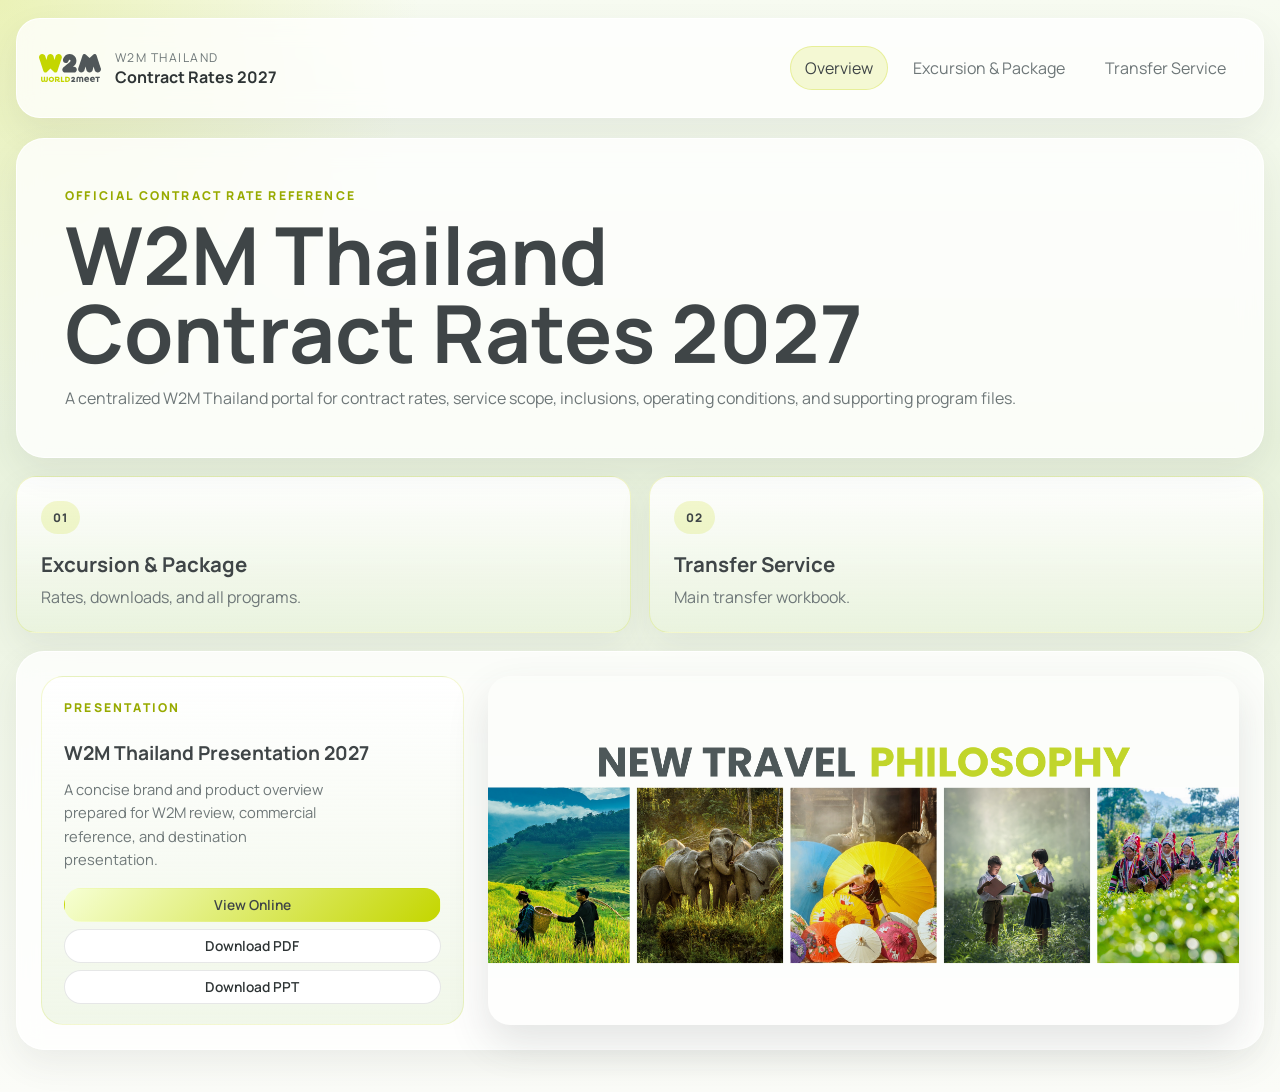
<file: index.html>
<!DOCTYPE html>
<html lang="en">
<head>
  <meta charset="UTF-8">
  <meta name="viewport" content="width=device-width, initial-scale=1.0">
  <title>W2M Thailand Contract Rates 2027</title>
  <meta name="description" content="W2M Thailand Contract Rates 2027.">
  <meta property="og:type" content="website">
  <meta property="og:title" content="W2M Thailand Contract Rates 2027">
  <meta property="og:description" content="W2M Thailand Contract Rates 2027.">
  <meta name="twitter:card" content="summary">
  <meta name="twitter:title" content="W2M Thailand Contract Rates 2027">
  <meta name="twitter:description" content="W2M Thailand Contract Rates 2027.">
  <link rel="preconnect" href="https://fonts.googleapis.com">
  <link rel="preconnect" href="https://fonts.gstatic.com" crossorigin>
  <link href="https://fonts.googleapis.com/css2?family=Manrope:wght@400;500;600;700;800&display=swap" rel="stylesheet">
  <link rel="stylesheet" href="./styles.css">
</head>
<body data-page="overview">
  <div class="page-shell">
    <header class="topbar">
      <a class="brand" href="./index.html" aria-label="W2M Thailand portal home">
        <img class="brand-logo" src="./logo.svg" alt="W2M logo">
        <div>
          <span>W2M Thailand</span>
          <strong>Contract Rates 2027</strong>
        </div>
      </a>
      <nav class="site-nav" aria-label="Primary">
        <a class="is-active" href="./index.html">Overview</a>
        <a href="./excursion-package.html">Excursion &amp; Package</a>
        <a href="./transfer-service.html">Transfer Service</a>
      </nav>
    </header>

    <main>
      <section class="hero hero-compact">
        <p class="eyebrow">Official Contract Rate Reference</p>
        <h1>W2M Thailand Contract&nbsp;Rates&nbsp;2027</h1>
        <p class="hero-text hero-text-short">A centralized W2M Thailand portal for contract rates, service scope, inclusions, operating conditions, and supporting program files.</p>
      </section>

      <section class="overview-grid">
        <a class="overview-card" href="./excursion-package.html">
          <span class="pill">01</span>
          <h2>Excursion &amp; Package</h2>
          <p>Rates, downloads, and all programs.</p>
        </a>
        <a class="overview-card" href="./transfer-service.html">
          <span class="pill">02</span>
          <h2>Transfer Service</h2>
          <p>Main transfer workbook.</p>
        </a>
      </section>

      <footer class="overview-footer">
        <section class="overview-footer-presentation">
          <p class="eyebrow">Presentation</p>
          <h3>W2M Thailand Presentation 2027</h3>
          <p class="overview-footer-summary">A concise brand and product overview prepared for W2M review, commercial reference, and destination presentation.</p>
          <div class="overview-footer-actions">
            <a class="action-link primary" href="./W2M Thailand PRESENTATION 2027 Updated.pdf" target="_blank" rel="noreferrer">View Online</a>
            <a class="action-link" href="./W2M Thailand PRESENTATION 2027 Updated.pdf" download>Download PDF</a>
            <a class="action-link" href="./W2M Thailand PRESENTATION 2027 Updated.pptx" download>Download PPT</a>
          </div>
        </section>
        <img class="overview-footer-image" src="./W2M Cover.png" alt="W2M Thailand cover">
      </footer>
    </main>
  </div>
</body>
</html>
</file>
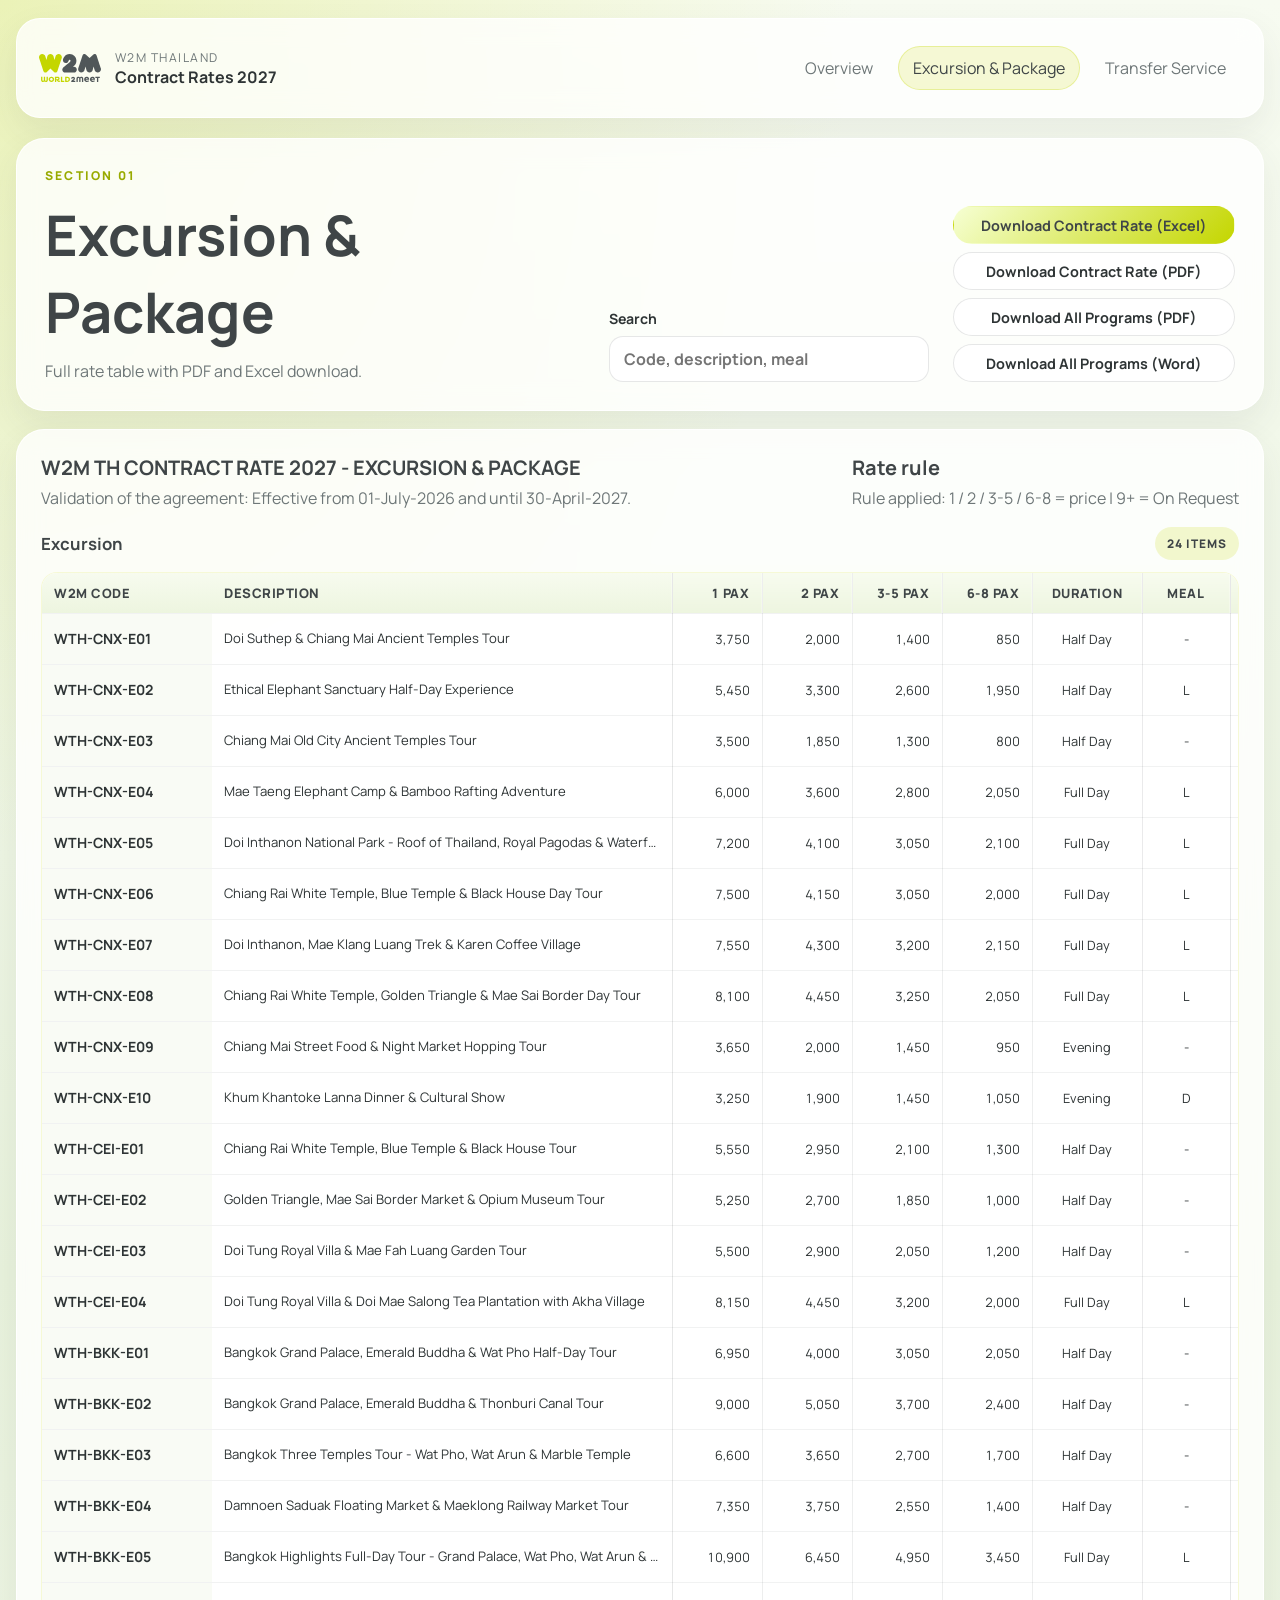
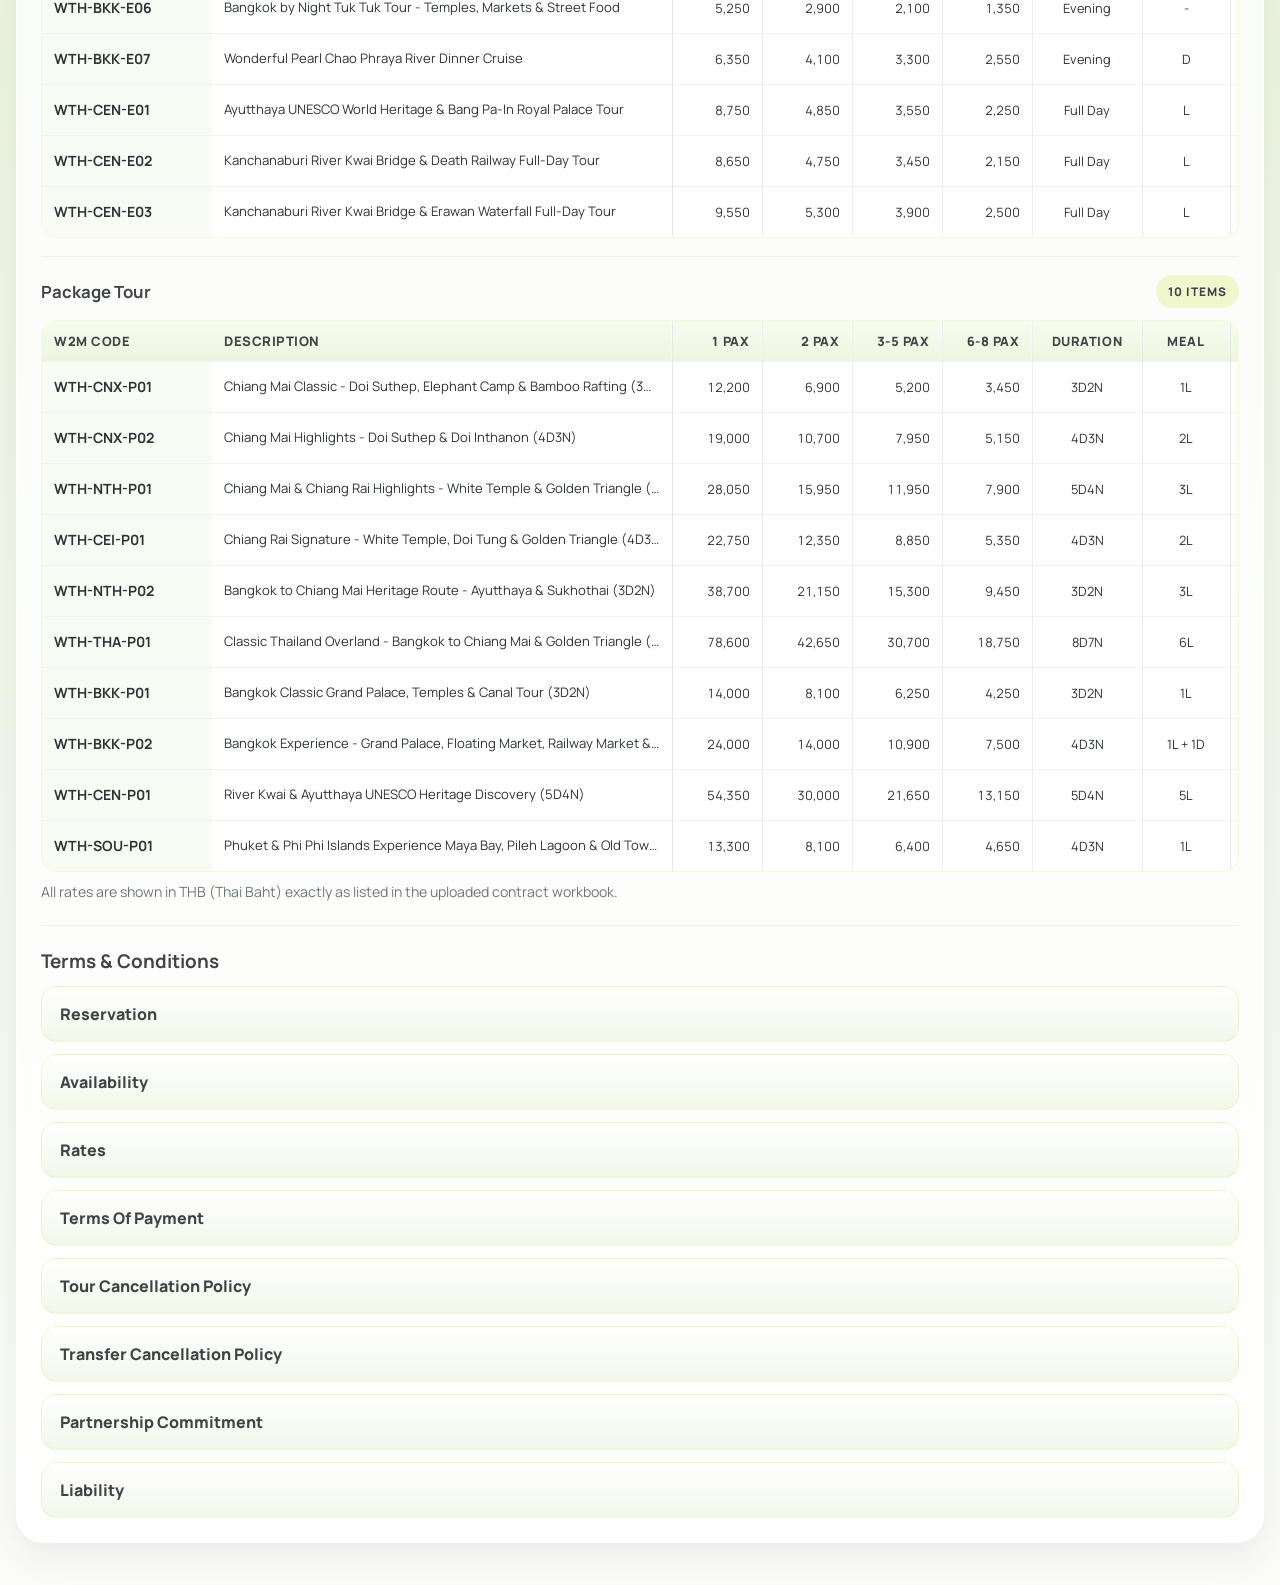
<file: excursion-package.html>
<!DOCTYPE html>
<html lang="en">
<head>
  <meta charset="UTF-8">
  <meta name="viewport" content="width=device-width, initial-scale=1.0">
  <title>Excursion & Package | W2M Thailand Contract Rates 2027</title>
  <meta name="description" content="Excursion and package contract rates by W2M Thailand for 2027.">
  <meta property="og:type" content="website">
  <meta property="og:title" content="Excursion & Package | W2M Thailand Contract Rates 2027">
  <meta property="og:description" content="Excursion and package contract rates by W2M Thailand for 2027.">
  <meta name="twitter:card" content="summary">
  <meta name="twitter:title" content="Excursion & Package | W2M Thailand Contract Rates 2027">
  <meta name="twitter:description" content="Excursion and package contract rates by W2M Thailand for 2027.">
  <link rel="preconnect" href="https://fonts.googleapis.com">
  <link rel="preconnect" href="https://fonts.gstatic.com" crossorigin>
  <link href="https://fonts.googleapis.com/css2?family=Manrope:wght@400;500;600;700;800&display=swap" rel="stylesheet">
  <link rel="stylesheet" href="./styles.css">
</head>
<body data-page="excursion">
  <div class="page-shell">
    <header class="topbar">
      <a class="brand" href="./index.html" aria-label="W2M Thailand portal home">
        <img class="brand-logo" src="./logo.svg" alt="W2M logo">
        <div>
          <span>W2M Thailand</span>
          <strong>Contract Rates 2027</strong>
        </div>
      </a>
      <nav class="site-nav" aria-label="Primary">
        <a href="./index.html">Overview</a>
        <a class="is-active" href="./excursion-package.html">Excursion &amp; Package</a>
        <a href="./transfer-service.html">Transfer Service</a>
      </nav>
    </header>

    <main>
      <section class="page-hero">
        <div>
          <p class="eyebrow">Section 01</p>
          <h1>Excursion &amp; Package</h1>
          <p class="page-summary">Full rate table with PDF and Excel download.</p>
        </div>
        <label class="search-field" for="excursion-search">
          <span>Search</span>
          <input id="excursion-search" type="search" placeholder="Code, description, meal">
        </label>
        <div class="page-actions">
          <a class="action-link primary" href="./W2M TH Contract Rate 2027 - Excursion & Package.xlsx" download>Download Contract Rate (Excel)</a>
          <a class="action-link" href="./W2M TH Contract Rate 2027 - Excursion & Package.pdf" download>Download Contract Rate (PDF)</a>
          <a class="action-link" href="./W2M TH Tour Programs 2027 - PDF.zip" download>Download All Programs (PDF)</a>
          <a class="action-link" href="./W2M TH Tour Programs 2027 - Word.zip" download>Download All Programs (Word)</a>
        </div>
      </section>
      <section class="content-panel">
        <div id="excursion-rate-view"></div>
      </section>
    </main>
  </div>
  <script src="./rate-data.js"></script>
  <script src="./app.js"></script>
</body>
</html>
</file>
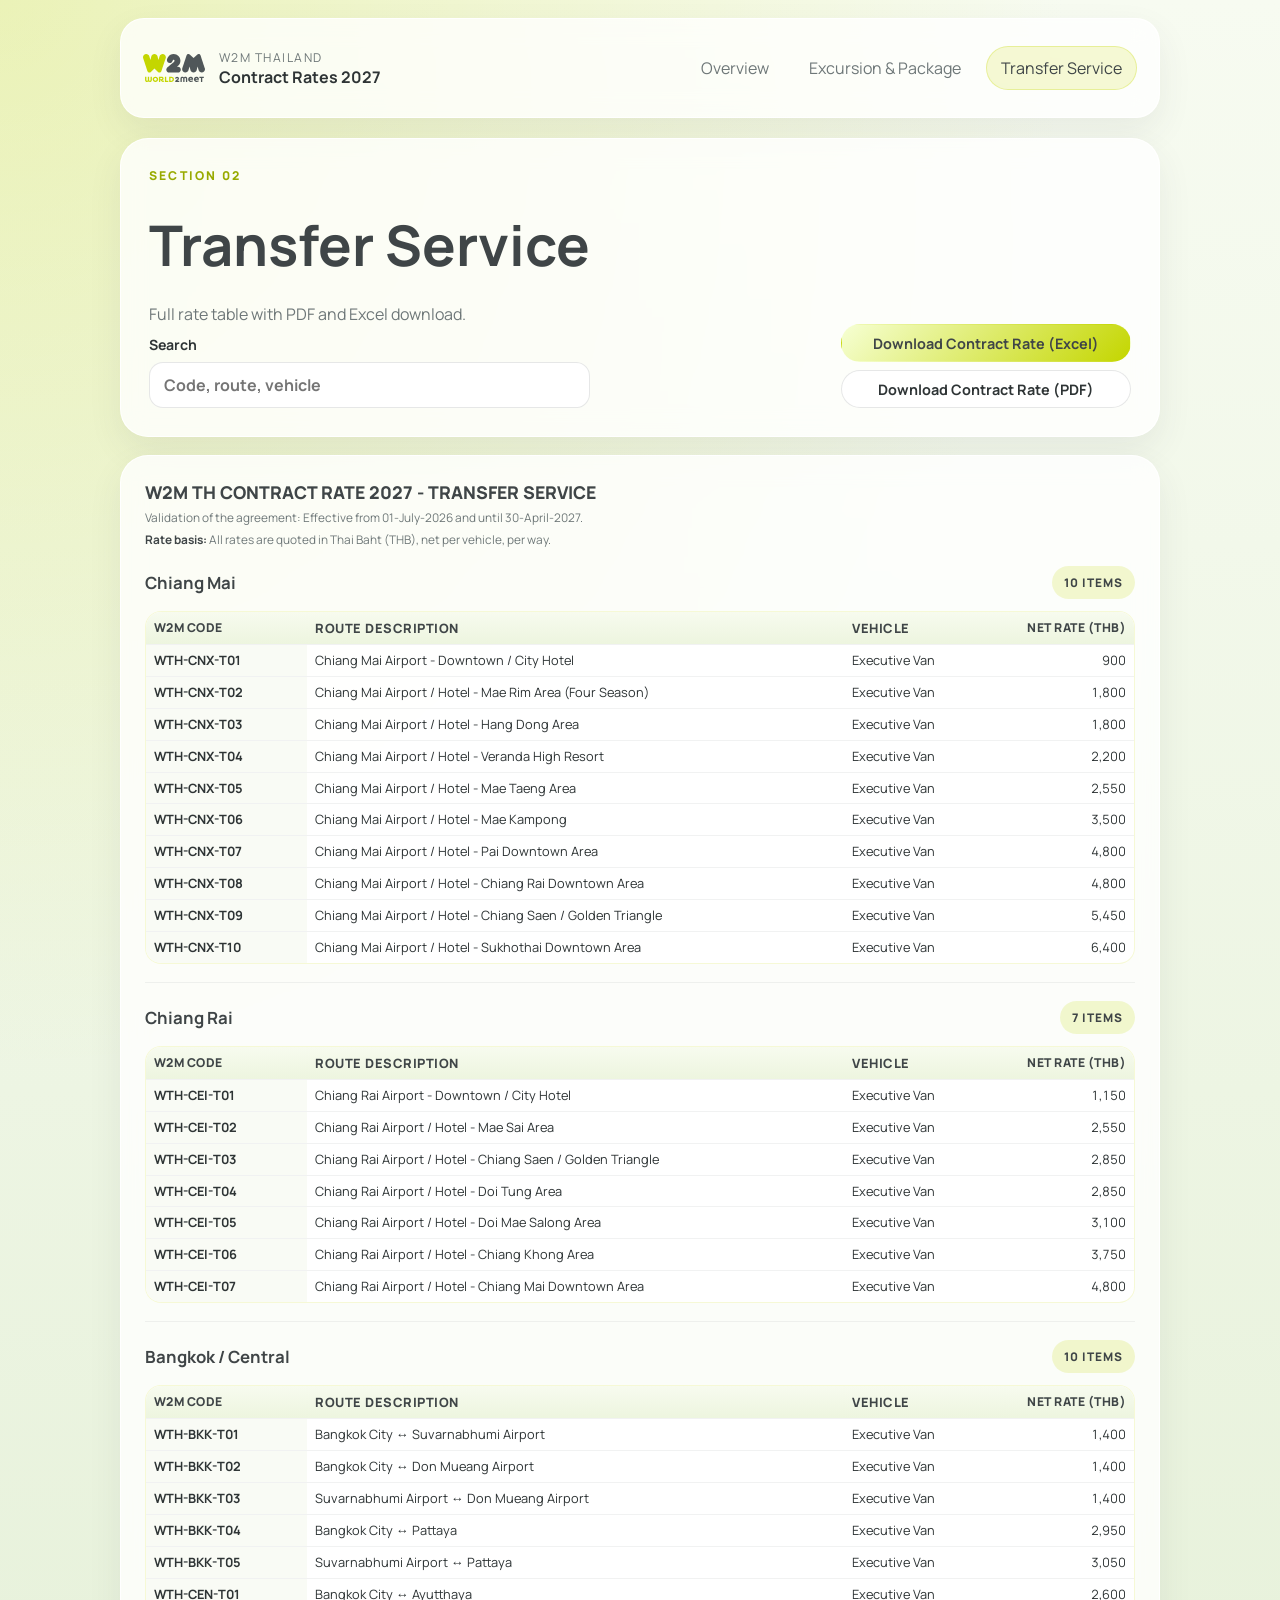
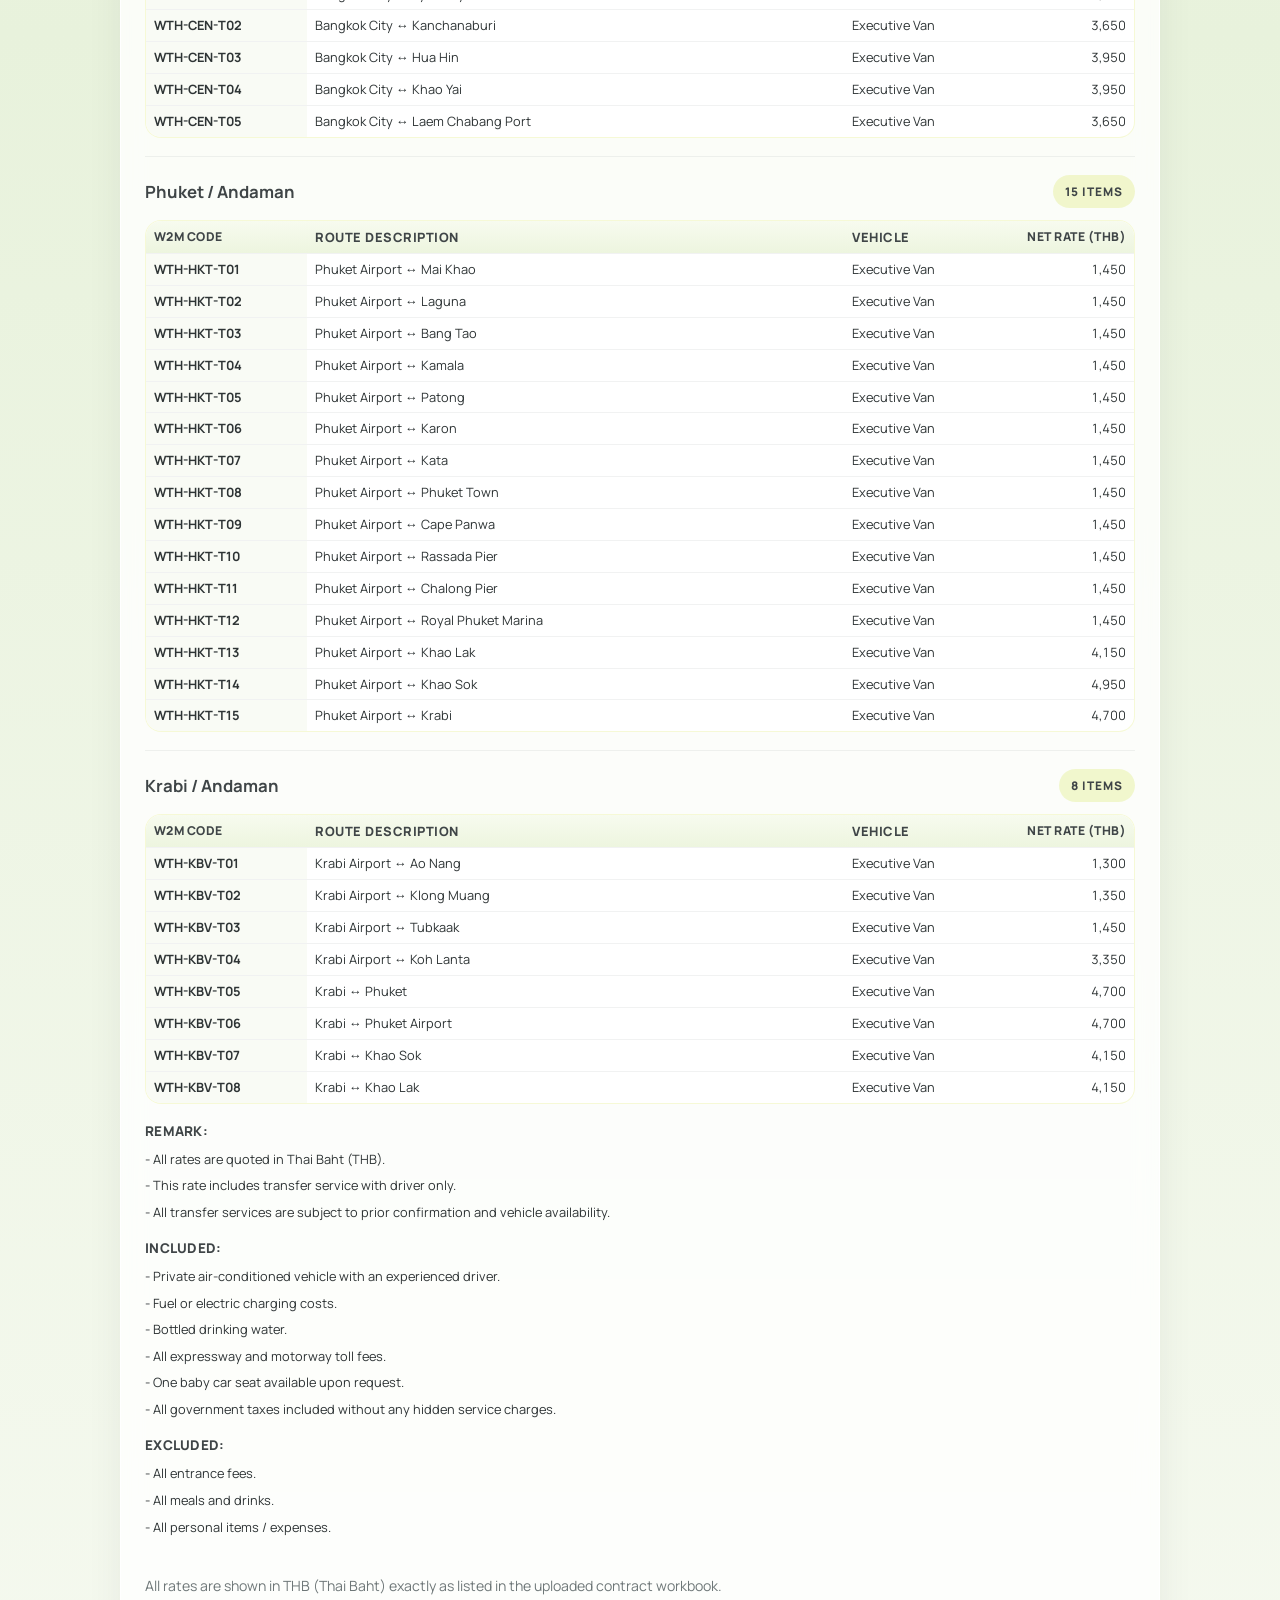
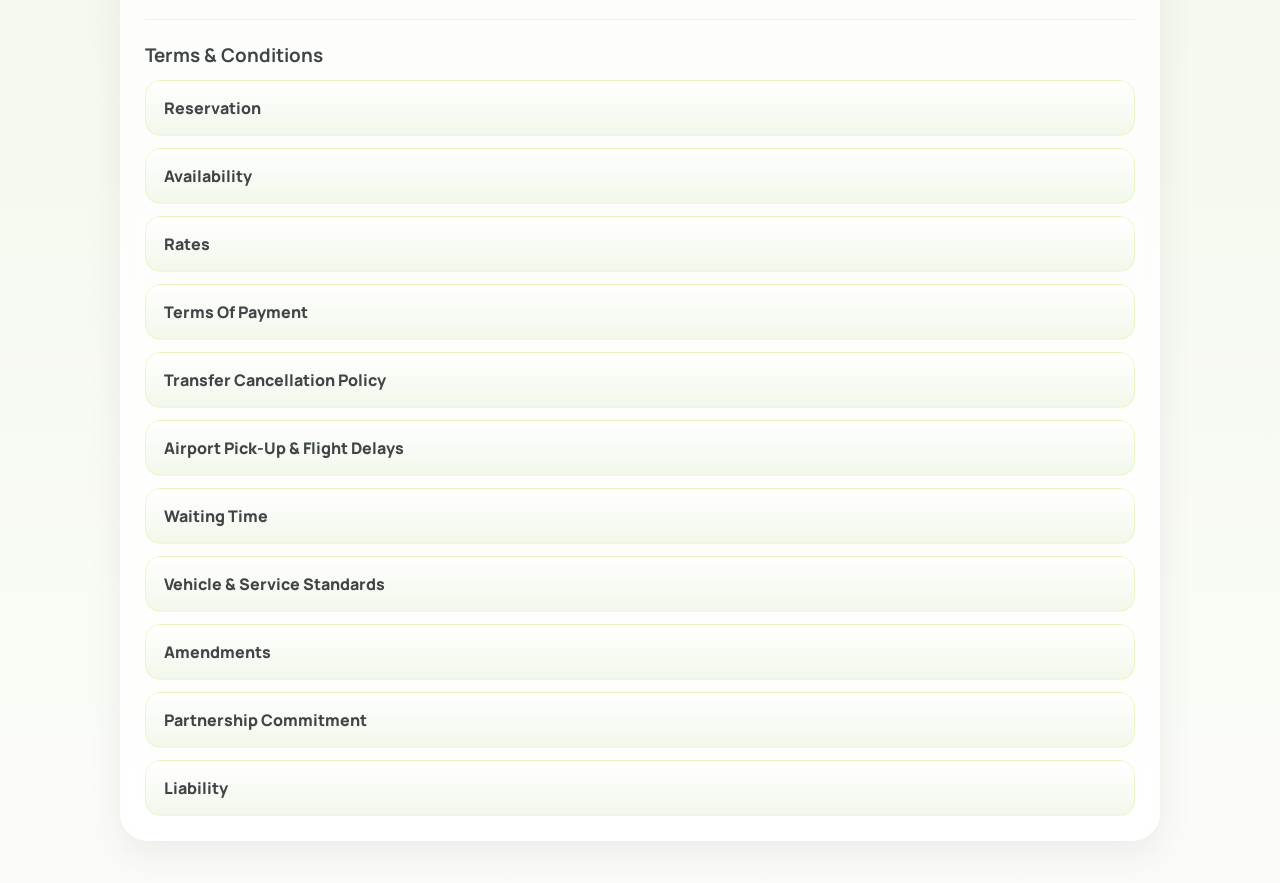
<file: transfer-service.html>
<!DOCTYPE html>
<html lang="en">
<head>
  <meta charset="UTF-8">
  <meta name="viewport" content="width=device-width, initial-scale=1.0">
  <title>Transfer Service | W2M Thailand Contract Rates 2027</title>
  <meta name="description" content="Transfer service contract rates by W2M Thailand for 2027.">
  <meta property="og:type" content="website">
  <meta property="og:title" content="Transfer Service | W2M Thailand Contract Rates 2027">
  <meta property="og:description" content="Transfer service contract rates by W2M Thailand for 2027.">
  <meta name="twitter:card" content="summary">
  <meta name="twitter:title" content="Transfer Service | W2M Thailand Contract Rates 2027">
  <meta name="twitter:description" content="Transfer service contract rates by W2M Thailand for 2027.">
  <link rel="preconnect" href="https://fonts.googleapis.com">
  <link rel="preconnect" href="https://fonts.gstatic.com" crossorigin>
  <link href="https://fonts.googleapis.com/css2?family=Manrope:wght@400;500;600;700;800&display=swap" rel="stylesheet">
  <link rel="stylesheet" href="./styles.css">
</head>
<body data-page="transfer">
  <div class="page-shell">
    <header class="topbar">
      <a class="brand" href="./index.html" aria-label="W2M Thailand portal home">
        <img class="brand-logo" src="./logo.svg" alt="W2M logo">
        <div>
          <span>W2M Thailand</span>
          <strong>Contract Rates 2027</strong>
        </div>
      </a>
      <nav class="site-nav" aria-label="Primary">
        <a href="./index.html">Overview</a>
        <a href="./excursion-package.html">Excursion &amp; Package</a>
        <a class="is-active" href="./transfer-service.html">Transfer Service</a>
      </nav>
    </header>

    <main>
      <section class="page-hero">
        <div class="transfer-hero-copy">
          <p class="eyebrow">Section 02</p>
          <h1>Transfer Service</h1>
          <p class="page-summary">Full rate table with PDF and Excel download.</p>
          <label class="search-field transfer-search-row" for="transfer-search">
            <span>Search</span>
            <input id="transfer-search" type="search" placeholder="Code, route, vehicle">
          </label>
        </div>
        <div class="page-actions">
          <a class="action-link primary" href="./W2M TH Contract Rate 2027 - Transfer Service.xlsx" download>Download Contract Rate (Excel)</a>
          <a class="action-link" href="./W2M TH Contract Rate 2027 - Transfer Service.pdf" download>Download Contract Rate (PDF)</a>
        </div>
      </section>
      <section class="content-panel">
        <div id="transfer-rate-view"></div>
      </section>
    </main>
  </div>
  <script src="./rate-data.js"></script>
  <script src="./app.js"></script>
</body>
</html>
</file>
<file: styles.css>
:root {
  --w2m-lime: #c4d600;
  --w2m-lime-soft: #e8f2dc;
  --w2m-gray: #505759;
  --w2m-gray-deep: #3f4547;
  --w2m-white: #ffffff;
  --w2m-ink: #2e3435;
  --w2m-muted: #6e7778;
  --w2m-line: rgba(80, 87, 89, 0.14);
  --shadow-lg: 0 24px 60px rgba(63, 69, 71, 0.14);
  --shadow-sm: 0 14px 34px rgba(63, 69, 71, 0.08);
  --radius-xl: 28px;
  --radius-lg: 20px;
  --radius-md: 14px;
}

* {
  box-sizing: border-box;
}

body {
  margin: 0;
  font-family: "Manrope", sans-serif;
  color: var(--w2m-ink);
  background:
    radial-gradient(circle at top left, rgba(196, 214, 0, 0.24), transparent 25%),
    linear-gradient(180deg, #f7fbf1 0%, var(--w2m-lime-soft) 40%, #fbfcf8 100%);
}

a {
  color: inherit;
  text-decoration: none;
}

.page-shell {
  width: min(1600px, calc(100% - 32px));
  margin: 18px auto 42px;
}

body[data-page="transfer"] .page-shell {
  width: min(1040px, calc(100% - 32px));
}

.topbar {
  display: flex;
  align-items: center;
  justify-content: space-between;
  gap: 20px;
  margin-bottom: 20px;
  padding: 18px 22px;
  border: 1px solid rgba(255, 255, 255, 0.9);
  border-radius: 24px;
  background: rgba(255, 255, 255, 0.78);
  box-shadow: var(--shadow-sm);
  backdrop-filter: blur(12px);
}

.brand {
  display: inline-flex;
  align-items: center;
  gap: 14px;
}

.brand-mark {
  display: inline-flex;
  align-items: center;
  justify-content: center;
  width: 52px;
  height: 52px;
  border-radius: 16px;
  background: linear-gradient(145deg, #dcec55, var(--w2m-lime));
  color: var(--w2m-gray-deep);
  font-weight: 800;
  letter-spacing: 0.04em;
}

.brand-logo {
  width: 62px;
  height: 62px;
  object-fit: contain;
}

.brand span,
.brand strong {
  display: block;
}

.brand div > span {
  font-size: 0.76rem;
  letter-spacing: 0.12em;
  text-transform: uppercase;
  color: var(--w2m-muted);
}

.brand strong {
  font-size: 1rem;
}

.site-nav {
  display: flex;
  flex-wrap: wrap;
  justify-content: flex-end;
  gap: 10px;
}

.site-nav a {
  padding: 10px 14px;
  border: 1px solid transparent;
  border-radius: 999px;
  color: var(--w2m-muted);
  background: transparent;
}

.site-nav a.is-active {
  color: var(--w2m-gray-deep);
  border-color: rgba(196, 214, 0, 0.28);
  background: rgba(196, 214, 0, 0.16);
}

.hero,
.page-hero,
.content-panel {
  border: 1px solid rgba(255, 255, 255, 0.92);
  border-radius: var(--radius-xl);
  background: rgba(255, 255, 255, 0.8);
  box-shadow: var(--shadow-sm);
  backdrop-filter: blur(12px);
}

.hero {
  padding: 48px;
}

.hero-compact h1 {
  max-width: 12ch;
  margin: 0;
  font-size: clamp(2.8rem, 7vw, 5rem);
  line-height: 0.98;
  color: var(--w2m-gray-deep);
}

.hero-text-short {
  margin: 14px 0 0;
  color: var(--w2m-muted);
  font-size: 1rem;
}

.eyebrow {
  margin: 0 0 12px;
  color: #98aa00;
  font-size: 0.76rem;
  font-weight: 800;
  letter-spacing: 0.18em;
  text-transform: uppercase;
}

.overview-grid {
  display: grid;
  grid-template-columns: repeat(2, minmax(0, 1fr));
  gap: 18px;
  margin-top: 18px;
}

.overview-footer {
  display: grid;
  grid-template-columns: minmax(300px, 0.72fr) minmax(0, 1.28fr);
  align-items: stretch;
  gap: 24px;
  margin-top: 18px;
  padding: 24px;
  border: 1px solid rgba(255, 255, 255, 0.92);
  border-radius: var(--radius-xl);
  background: rgba(255, 255, 255, 0.78);
  box-shadow: var(--shadow-sm);
  backdrop-filter: blur(12px);
}

.overview-footer-image {
  width: 100%;
  height: 100%;
  min-height: 260px;
  border-radius: 22px;
  object-fit: cover;
  box-shadow: 0 18px 42px rgba(63, 69, 71, 0.14);
}

.overview-footer-presentation {
  display: flex;
  flex-direction: column;
  gap: 12px;
  padding: 22px 22px 20px;
  border: 1px solid rgba(196, 214, 0, 0.18);
  border-radius: 22px;
  background: linear-gradient(180deg, rgba(255, 255, 255, 0.98), rgba(232, 242, 220, 0.62));
  justify-content: center;
}

.overview-footer-presentation h3 {
  margin: 0;
  font-size: 1.2rem;
  color: var(--w2m-gray-deep);
}

.overview-footer-summary {
  margin: 0;
  color: var(--w2m-muted);
  font-size: 0.92rem;
  line-height: 1.6;
  max-width: 30ch;
}

.overview-footer-actions {
  display: grid;
  gap: 7px;
  margin-top: 4px;
}

.overview-footer-actions .action-link {
  min-height: 34px;
  padding: 0 14px;
  justify-content: center;
  font-size: 0.86rem;
  font-weight: 600;
}

.overview-card {
  padding: 24px;
  border: 1px solid rgba(196, 214, 0, 0.2);
  border-radius: var(--radius-lg);
  background: linear-gradient(180deg, rgba(255, 255, 255, 0.96), rgba(232, 242, 220, 0.74));
  box-shadow: var(--shadow-sm);
}

.overview-card h2,
.page-hero h1,
.program-group h3,
.file-card h3,
.program-card h3 {
  margin: 0;
}

.overview-card h2 {
  margin-top: 16px;
  font-size: 1.28rem;
  color: var(--w2m-gray-deep);
}

.overview-card p {
  margin: 8px 0 0;
  color: var(--w2m-muted);
}

.page-hero {
  display: flex;
  align-items: end;
  justify-content: space-between;
  gap: 24px;
  margin-bottom: 18px;
  padding: 28px;
}

.page-actions {
  display: flex;
  flex-wrap: wrap;
  gap: 10px;
}

body[data-page="excursion"] .page-actions {
  display: grid;
  grid-template-columns: 1fr;
  gap: 8px;
  width: 290px;
  justify-self: end;
}

body[data-page="excursion"] .page-actions .action-link {
  width: 100%;
  min-height: 38px;
  padding: 0 12px;
  justify-content: center;
  text-align: center;
  font-size: 0.9rem;
}

body[data-page="transfer"] .page-actions {
  display: grid;
  grid-template-columns: 1fr;
  gap: 8px;
  width: 290px;
  justify-self: end;
}

body[data-page="transfer"] .page-actions .action-link {
  width: 100%;
  min-height: 38px;
  padding: 0 12px;
  justify-content: center;
  text-align: center;
  font-size: 0.9rem;
}

body[data-page="transfer"] .page-hero h1 {
  white-space: nowrap;
}

.transfer-hero-copy {
  display: grid;
  gap: 10px;
}

.transfer-search-row {
  max-width: 520px;
}

.transfer-search-row span {
  font-size: 0.88rem;
}

body[data-page="transfer"] .rate-intro {
  align-items: start;
  display: block;
}

body[data-page="transfer"] .rate-intro .rate-meta:last-child h2 {
  font-size: 0.8rem;
  font-weight: 600;
  color: var(--w2m-muted);
}

body[data-page="transfer"] .rate-intro .rate-meta:last-child p {
  font-size: 0.74rem;
  line-height: 1.35;
  color: var(--w2m-muted);
  max-width: 30ch;
}

body[data-page="transfer"] .rate-intro .rate-meta:first-child h2 {
  white-space: nowrap;
  font-size: 1.1rem;
  font-weight: 800;
  color: var(--w2m-gray-deep);
}

body[data-page="transfer"] .rate-intro .rate-meta:first-child p {
  white-space: nowrap;
}

body[data-page="transfer"] .rate-inline-note {
  margin-top: 6px;
  font-size: 0.8rem;
  line-height: 1.35;
  color: var(--w2m-muted);
  white-space: nowrap;
}

body[data-page="transfer"] .rate-inline-note strong {
  font-weight: 700;
  color: var(--w2m-gray-deep);
}

.page-hero h1 {
  font-size: clamp(2rem, 5vw, 3.5rem);
  color: var(--w2m-gray-deep);
}

.page-summary {
  margin: 10px 0 0;
  color: var(--w2m-muted);
}

.content-panel {
  padding: 24px;
}

.notes-panel {
  margin-top: 18px;
  margin-bottom: 22px;
}

.note-block {
  padding: 0 0 18px;
}

.note-block h2 {
  margin: 0 0 10px;
  padding: 0;
  font-size: 0.84rem;
  font-weight: 800;
  letter-spacing: 0.02em;
  text-transform: uppercase;
  color: var(--w2m-gray-deep);
}

.note-lines {
  display: grid;
  gap: 8px;
}

.note-lines p {
  margin: 0;
  color: var(--w2m-ink);
  font-size: 0.8rem;
  line-height: 1.45;
}

.rate-intro {
  display: flex;
  align-items: start;
  justify-content: space-between;
  gap: 16px;
  margin-bottom: 18px;
}

.rate-meta h2 {
  margin: 0;
  font-size: 1.25rem;
  color: var(--w2m-gray-deep);
}

.rate-meta p {
  margin: 6px 0 0;
  color: var(--w2m-muted);
}

.rate-section {
  margin-top: 18px;
  padding-top: 18px;
  border-top: 1px solid rgba(80, 87, 89, 0.08);
}

.rate-section:first-of-type {
  margin-top: 0;
  padding-top: 0;
  border-top: 0;
}

.rate-section-header {
  display: flex;
  align-items: center;
  justify-content: space-between;
  gap: 12px;
  margin-bottom: 12px;
}

.rate-section-header h3 {
  margin: 0;
  font-size: 1.05rem;
  color: var(--w2m-gray-deep);
}

.rate-table-wrap {
  overflow-x: auto;
  border: 1px solid rgba(196, 214, 0, 0.16);
  border-radius: 16px;
  background: rgba(255, 255, 255, 0.88);
}

.rate-table {
  width: 100%;
  border-collapse: collapse;
  min-width: 920px;
  table-layout: fixed;
}

.rate-table th,
.rate-table td {
  padding: 11px 12px;
  border-bottom: 1px solid rgba(80, 87, 89, 0.08);
  text-align: left;
  vertical-align: top;
}

.rate-table th {
  position: sticky;
  top: 0;
  z-index: 1;
  font-size: 0.8rem;
  font-weight: 800;
  letter-spacing: 0.04em;
  text-transform: uppercase;
  color: var(--w2m-gray-deep);
  background: linear-gradient(180deg, #f7fbef, #edf5df);
}

.rate-table td {
  font-size: 0.88rem;
  line-height: 1.45;
  word-break: break-word;
}

.rate-table th.col-code,
.rate-table td.col-code {
  position: sticky;
  left: 0;
  z-index: 2;
  background: #f9fbf5;
}

.rate-table th.col-code {
  z-index: 4;
  background: linear-gradient(180deg, #f7fbef, #edf5df);
}

.rate-table th.col-price,
.rate-table td.col-price,
.rate-table th.col-rate,
.rate-table td.col-rate {
  text-align: right;
  font-variant-numeric: tabular-nums;
}

.rate-table th.col-duration,
.rate-table td.col-duration,
.rate-table th.col-meal,
.rate-table td.col-meal,
.rate-table th.col-vehicle,
.rate-table td.col-vehicle {
  white-space: nowrap;
}

.rate-table td.col-program,
.rate-table th.col-program {
  text-align: center;
}

.rate-table th.col-description,
.rate-table td.col-description {
  font-size: 0.82rem;
}

.rate-table.excursion-table th.col-code,
.rate-table.excursion-table td.col-code {
  width: 170px;
  min-width: 170px;
}

.rate-table.excursion-table th.col-description,
.rate-table.excursion-table td.col-description {
  width: 460px;
  min-width: 460px;
  font-size: 0.82rem;
  white-space: nowrap;
  overflow: hidden;
  text-overflow: ellipsis;
  border-right: 1px solid rgba(80, 87, 89, 0.14);
}

.rate-table.excursion-table th.col-price,
.rate-table.excursion-table td.col-price {
  width: 90px;
  min-width: 90px;
  white-space: nowrap;
  border-right: 1px solid rgba(80, 87, 89, 0.1);
}

.rate-table.excursion-table th.col-duration,
.rate-table.excursion-table td.col-duration {
  width: 110px;
  min-width: 110px;
  white-space: nowrap;
  border-right: 1px solid rgba(80, 87, 89, 0.12);
}

.rate-table.excursion-table th.col-meal,
.rate-table.excursion-table td.col-meal {
  width: 88px;
  min-width: 88px;
  white-space: nowrap;
  border-right: 1px solid rgba(80, 87, 89, 0.14);
}

.rate-table.excursion-table th.col-program,
.rate-table.excursion-table td.col-program {
  width: 172px;
  min-width: 172px;
  white-space: nowrap;
  text-align: center;
}

.rate-table.excursion-table td.col-code {
  white-space: nowrap;
}

.rate-table.excursion-table th.col-program,
.rate-table.excursion-table td.col-program {
  text-align: center;
}

.rate-table.excursion-table th.col-duration,
.rate-table.excursion-table td.col-duration,
.rate-table.excursion-table th.col-meal,
.rate-table.excursion-table td.col-meal {
  text-align: center;
}

.rate-table.excursion-table td.col-duration,
.rate-table.excursion-table td.col-meal,
.rate-table.excursion-table td.col-program,
.rate-table.excursion-table td.col-price {
  font-size: 0.8rem;
}

.rate-table.excursion-table thead th.col-description,
.rate-table.excursion-table thead th.col-price,
.rate-table.excursion-table thead th.col-duration,
.rate-table.excursion-table thead th.col-meal,
.rate-table.excursion-table tbody td.col-description,
.rate-table.excursion-table tbody td.col-price,
.rate-table.excursion-table tbody td.col-duration,
.rate-table.excursion-table tbody td.col-meal {
  box-shadow: inset -1px 0 0 rgba(255, 255, 255, 0.28);
}

.rate-table.excursion-table td.col-description,
.rate-table.excursion-table td.col-code,
.rate-table.excursion-table td.col-duration,
.rate-table.excursion-table td.col-meal,
.rate-table.excursion-table td.col-program,
.rate-table.excursion-table td.col-price {
  vertical-align: middle;
}

.rate-table.excursion-table th.col-description,
.rate-table.excursion-table th.col-code,
.rate-table.excursion-table th.col-duration,
.rate-table.excursion-table th.col-meal,
.rate-table.excursion-table th.col-program,
.rate-table.excursion-table th.col-price {
  vertical-align: middle;
}

.rate-table.transfer-table th.col-code,
.rate-table.transfer-table td.col-code {
  width: 15%;
  white-space: nowrap;
}

.rate-table.transfer-table th.col-description,
.rate-table.transfer-table td.col-description {
  width: 50%;
  font-size: 0.8rem;
}

.rate-table.transfer-table th.col-vehicle,
.rate-table.transfer-table td.col-vehicle {
  width: 15%;
  font-size: 0.8rem;
  white-space: nowrap;
}

.rate-table.transfer-table th.col-price,
.rate-table.transfer-table td.col-price {
  width: 12%;
  white-space: nowrap;
}

.rate-table.transfer-table th,
.rate-table.transfer-table td {
  padding: 7px 8px;
}

.rate-table.transfer-table td {
  font-size: 0.8rem;
  line-height: 1.32;
}

.rate-table.transfer-table th {
  font-size: 0.76rem;
}

.rate-table.transfer-table td.col-code,
.rate-table.transfer-table td.col-description,
.rate-table.transfer-table td.col-vehicle,
.rate-table.transfer-table td.col-price {
  vertical-align: middle;
}

.rate-table.transfer-table .pill {
  font-size: 0.72rem;
}

.rate-table tr:last-child td {
  border-bottom: 0;
}

.rate-table tbody tr:hover {
  background: rgba(196, 214, 0, 0.08);
}

.table-note {
  margin: 10px 0 0;
  color: var(--w2m-muted);
  font-size: 0.88rem;
}

.inline-link {
  display: inline-flex;
  align-items: center;
  justify-content: center;
  min-height: 32px;
  padding: 0 10px;
  border: 1px solid rgba(196, 214, 0, 0.22);
  border-radius: 999px;
  background: rgba(196, 214, 0, 0.12);
  color: var(--w2m-gray-deep);
  font-size: 0.82rem;
  font-weight: 700;
  white-space: nowrap;
}

.inline-link.secondary {
  background: rgba(255, 255, 255, 0.94);
}

.inline-actions {
  display: flex;
  align-items: center;
  justify-content: center;
  gap: 6px;
  flex-wrap: nowrap;
}

.inline-actions .inline-link {
  min-height: 28px;
  padding: 0 8px;
  font-size: 0.7rem;
}

.terms-panel {
  margin-top: 24px;
  padding-top: 22px;
  border-top: 1px solid rgba(80, 87, 89, 0.08);
}

.terms-panel h2 {
  margin: 0 0 12px;
  font-size: 1.18rem;
  color: var(--w2m-gray-deep);
}

.terms-list {
  display: grid;
  gap: 12px;
}

.terms-item {
  border: 1px solid rgba(196, 214, 0, 0.18);
  border-radius: 16px;
  background: linear-gradient(180deg, rgba(255, 255, 255, 0.96), rgba(232, 242, 220, 0.58));
}

.terms-item summary {
  cursor: pointer;
  list-style: none;
  padding: 16px 18px;
  font-weight: 800;
  color: var(--w2m-gray-deep);
}

.terms-item summary::-webkit-details-marker {
  display: none;
}

.terms-item p {
  margin: 0;
  padding: 0 18px 18px;
  color: var(--w2m-muted);
  line-height: 1.65;
}

.card-grid {
  display: grid;
  grid-template-columns: repeat(auto-fit, minmax(280px, 1fr));
  gap: 16px;
}

.file-card,
.program-card {
  display: flex;
  flex-direction: column;
  gap: 14px;
  padding: 22px;
  border: 1px solid rgba(196, 214, 0, 0.18);
  border-radius: var(--radius-lg);
  background: linear-gradient(180deg, rgba(255, 255, 255, 0.98), rgba(232, 242, 220, 0.68));
}

.file-card p,
.program-card p,
.program-count,
.muted {
  color: var(--w2m-muted);
}

.file-meta,
.program-group-header {
  display: flex;
  align-items: center;
  justify-content: space-between;
  gap: 12px;
}

.pill {
  display: inline-flex;
  align-items: center;
  padding: 8px 12px;
  border-radius: 999px;
  background: rgba(196, 214, 0, 0.18);
  color: var(--w2m-gray-deep);
  font-size: 0.74rem;
  font-weight: 800;
  letter-spacing: 0.08em;
  text-transform: uppercase;
}

.card-actions {
  display: flex;
  flex-wrap: wrap;
  gap: 10px;
  margin-top: auto;
}

.action-link {
  display: inline-flex;
  align-items: center;
  justify-content: center;
  min-height: 40px;
  padding: 0 16px;
  border: 1px solid var(--w2m-line);
  border-radius: 999px;
  background: var(--w2m-white);
  font-weight: 700;
}

.action-link.primary {
  border-color: transparent;
  background: linear-gradient(135deg, #f6ffd3, var(--w2m-lime));
  color: var(--w2m-gray-deep);
}

.program-groups {
  display: grid;
  gap: 16px;
}

.program-group {
  padding: 22px;
  border: 1px solid rgba(196, 214, 0, 0.18);
  border-radius: var(--radius-lg);
  background: linear-gradient(180deg, rgba(232, 242, 220, 0.58), rgba(255, 255, 255, 0.98));
}

.program-list {
  display: grid;
  grid-template-columns: repeat(auto-fit, minmax(280px, 1fr));
  gap: 14px;
  margin-top: 14px;
}

.search-field {
  display: grid;
  gap: 8px;
  min-width: min(100%, 320px);
  font-weight: 700;
}

.search-field span {
  font-size: 0.88rem;
}

.search-field input {
  min-height: 46px;
  padding: 0 14px;
  border: 1px solid var(--w2m-line);
  border-radius: var(--radius-md);
  font: inherit;
  color: var(--w2m-ink);
  background: var(--w2m-white);
}

.empty-state {
  padding: 24px;
  border: 1px dashed var(--w2m-line);
  border-radius: var(--radius-lg);
  text-align: center;
  color: var(--w2m-muted);
}

@media (max-width: 960px) {
  .topbar,
  .page-hero {
    display: grid;
  }

  .site-nav {
    justify-content: start;
  }

  .overview-grid {
    grid-template-columns: 1fr;
  }

  .overview-footer {
    grid-template-columns: 1fr;
    display: grid;
  }

  .rate-intro {
    display: grid;
  }

  .page-actions {
    order: 3;
  }

  .rate-table.excursion-table {
    min-width: 1210px;
  }

  .rate-table.excursion-table th.col-description,
  .rate-table.excursion-table td.col-description {
    width: 420px;
    min-width: 420px;
  }
}

@media (max-width: 640px) {
  .page-shell {
    width: min(100% - 20px, 1180px);
    margin: 10px auto 28px;
  }

  .topbar,
  .hero,
  .page-hero,
  .content-panel,
  .overview-footer {
    padding: 18px;
    border-radius: 22px;
  }

  .hero-compact h1 {
    max-width: none;
  }

  .card-grid,
  .program-list {
    grid-template-columns: 1fr;
  }

  .rate-table-wrap {
    overflow-x: auto;
    overflow-y: hidden;
    -webkit-overflow-scrolling: touch;
  }

  .rate-table.excursion-table {
    min-width: 1160px;
  }

  .rate-table.excursion-table th,
  .rate-table.excursion-table td {
    padding: 10px 10px;
  }

  .rate-table.excursion-table td.col-description {
    font-size: 0.78rem;
  }

  .inline-actions .inline-link {
    min-height: 28px;
    padding: 0 10px;
    font-size: 0.68rem;
  }
}
</file>
